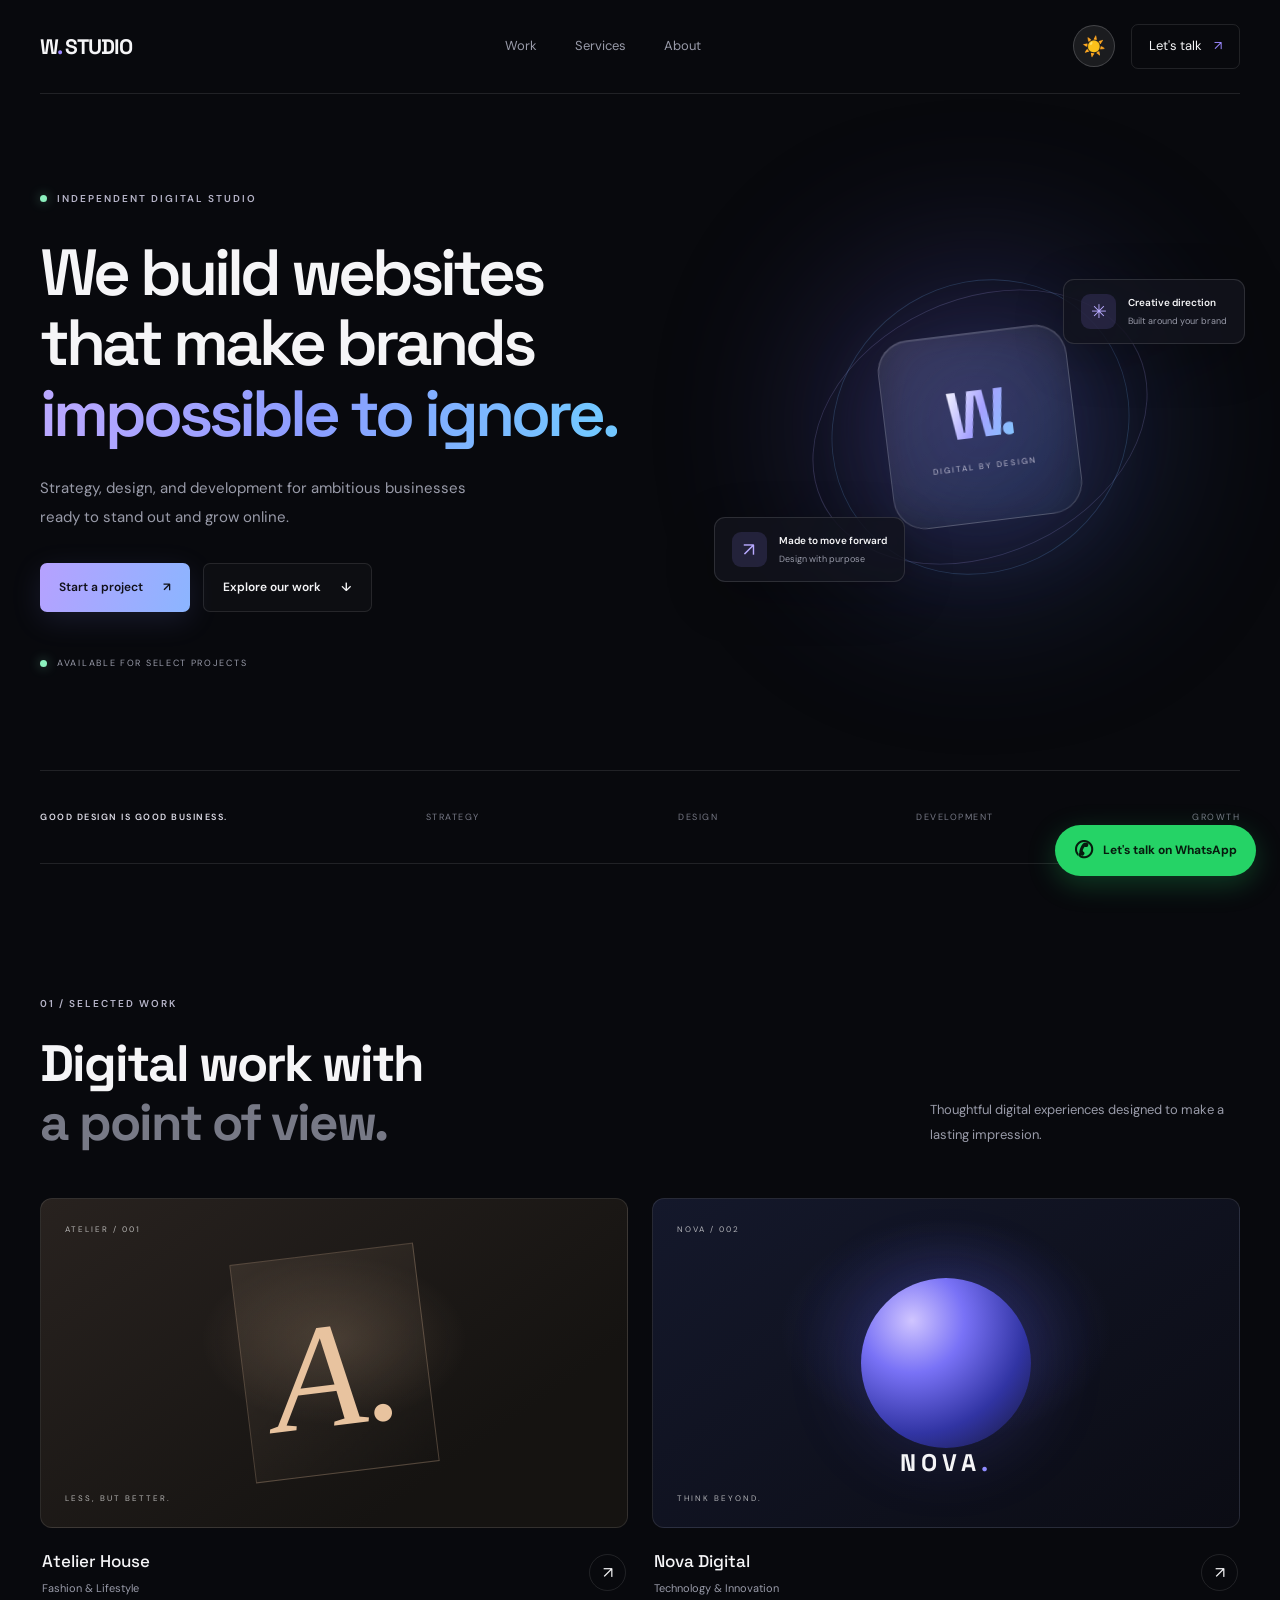
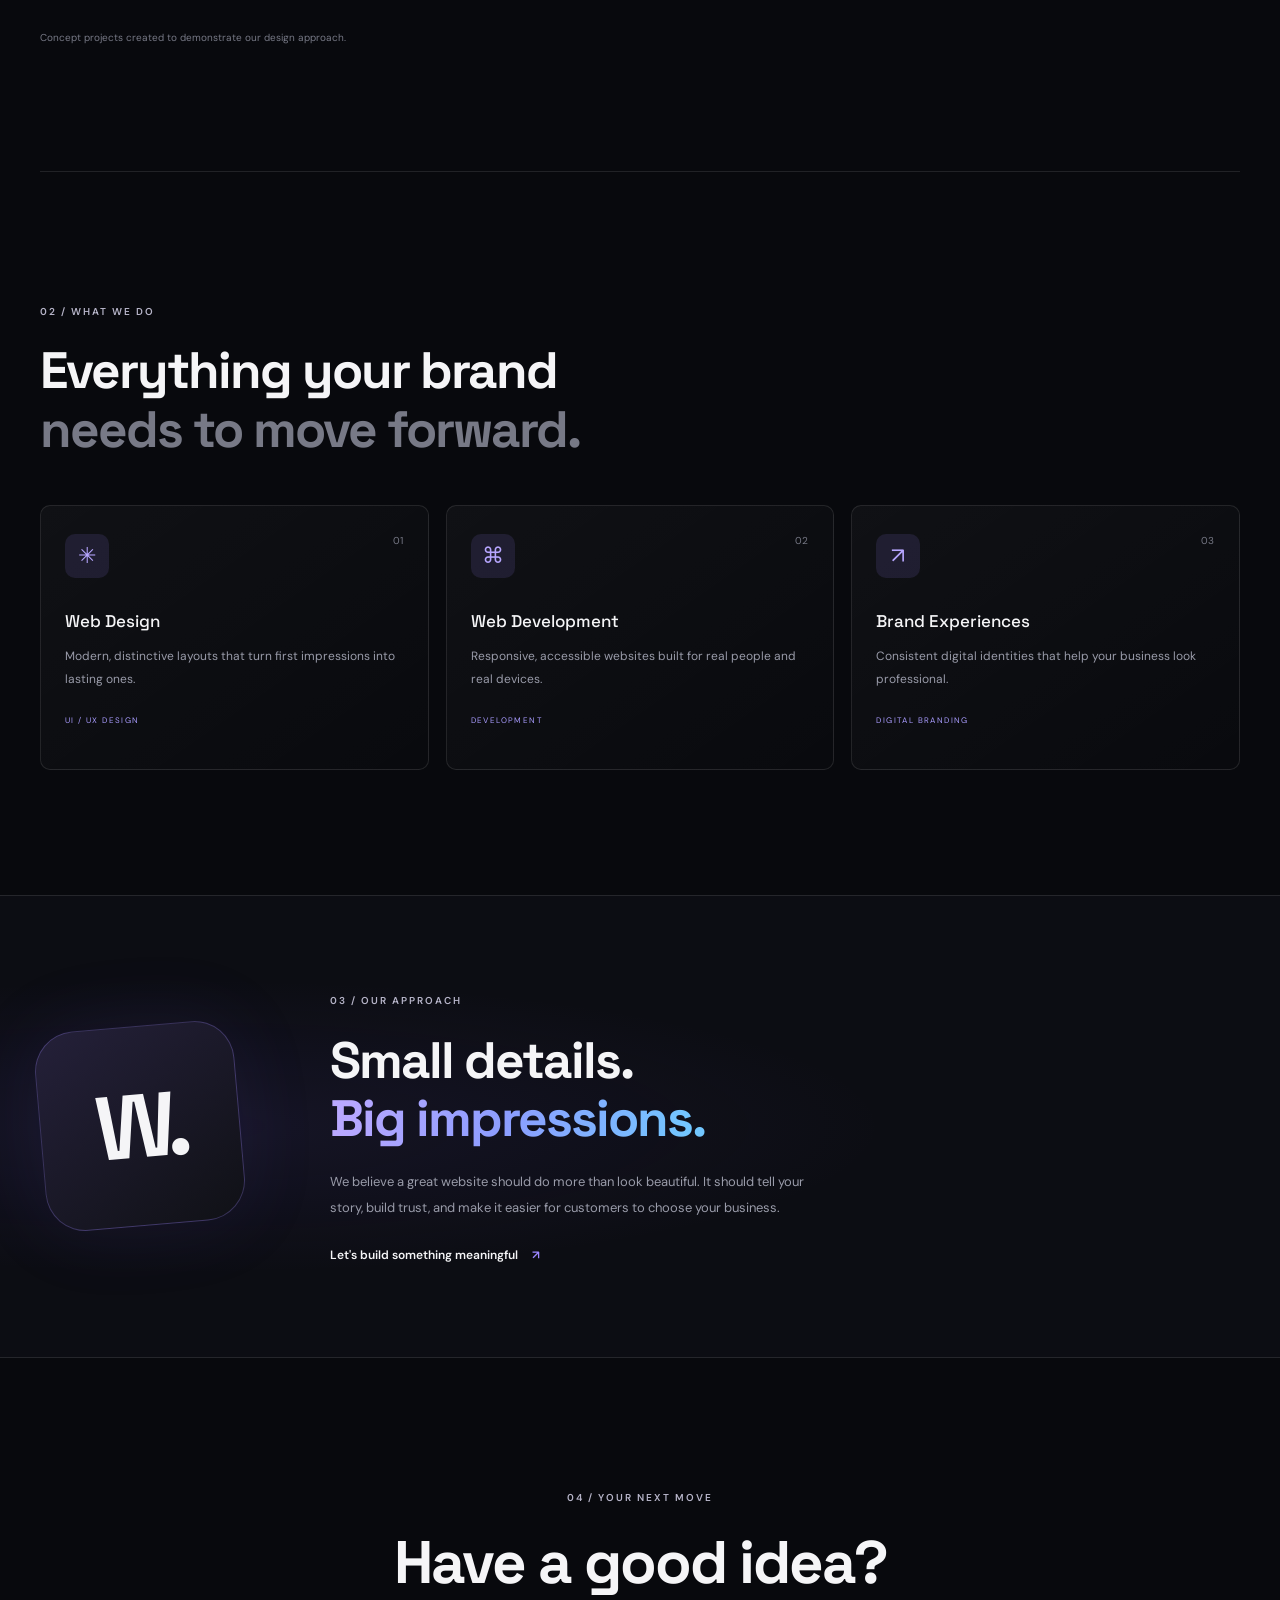
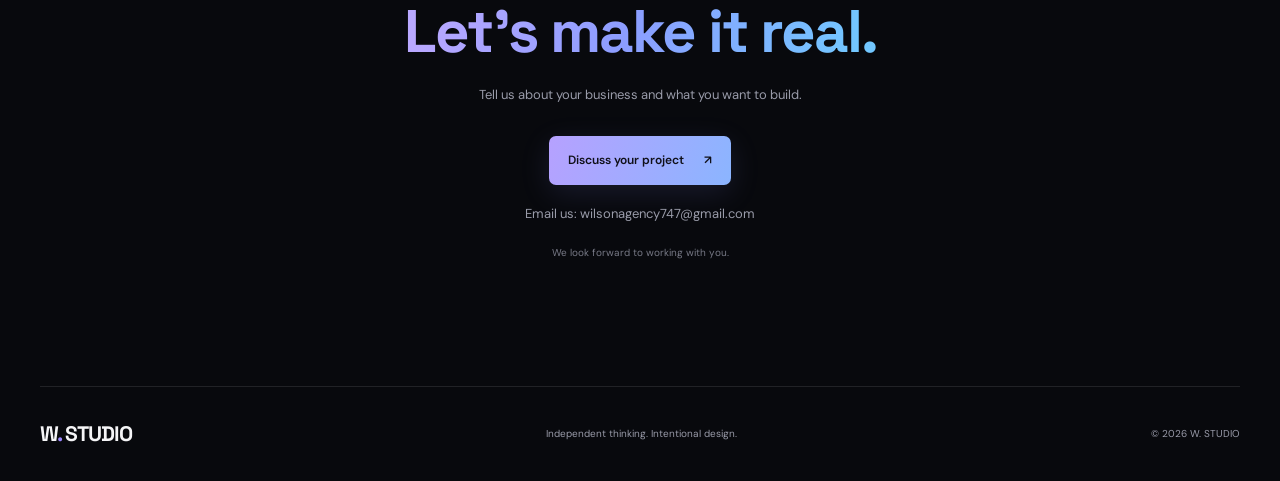
<file: index.html>
<!doctype html>
<html lang="en">
  <head>
    <meta charset="UTF-8" />
    <meta name="viewport" content="width=device-width, initial-scale=1.0" />

    <title>WILSON STUDIO — Digital Experiences</title>

    <meta property="og:type" content="website" />
    <meta property="og:title" content="WILSON STUDIO — Digital Experiences" />
    <meta
      property="og:description"
      content="We build premium websites that help ambitious businesses grow, stand out, and win more customers."
    />
    <meta property="og:url" content="https://wilson-agency.vercel.app/" />
    <meta
      property="og:image"
      content="https://wilson-agency.vercel.app/share-preview.png"
    />
    <meta property="og:image:alt" content="WILSON STUDIO website preview" />
    <meta name="twitter:card" content="summary_large_image" />

    <meta
      name="description"
      content="We build premium websites that help ambitious businesses grow, stand out, and win more customers."
    />

    <meta name="theme-color" content="#08090d" />

    <link rel="preconnect" href="https://fonts.googleapis.com" />
    <link rel="preconnect" href="https://fonts.gstatic.com" crossorigin />

    <link
      href="https://fonts.googleapis.com/css2?family=DM+Sans:wght@400;500;600;700&family=Space+Grotesk:wght@400;500;600;700&display=swap"
      rel="stylesheet"
    />

    <link rel="stylesheet" href="style.css" />
  </head>

  <body>
    <header class="site-header">
      <a href="#" class="logo">W<span>.</span> STUDIO</a>

      <nav class="navigation">
        <a href="#work">Work</a>
        <a href="#services">Services</a>
        <a href="#about">About</a>
      </nav>

      <div class="header-actions">
        <button
          class="theme-toggle"
          id="themeToggle"
          type="button"
          aria-label="Switch to light theme"
          title="Switch theme"
        >
          ☀️
        </button>

        <a href="#contact" class="header-cta"> Let's talk <span>↗</span> </a>
      </div>
    </header>

    <main>
      <section class="hero">
        <div class="hero-content">
          <div class="eyebrow">
            <span class="status-dot"></span>
            INDEPENDENT DIGITAL STUDIO
          </div>

          <h1>
            We build websites<br />
            that make brands<br />
            <span class="gradient-text">impossible to ignore.</span>
          </h1>

          <p class="hero-description">
            Strategy, design, and development for ambitious businesses ready to
            stand out and grow online.
          </p>

          <div class="hero-actions">
            <a href="#contact" class="button button-primary">
              Start a project <span>↗</span>
            </a>

            <a href="#work" class="button button-secondary">
              Explore our work <span>↓</span>
            </a>
          </div>

          <div class="hero-note">
            <span class="status-dot"></span>
            AVAILABLE FOR SELECT PROJECTS
          </div>
        </div>

        <div class="hero-visual">
          <div class="visual-glow"></div>

          <div class="orbit orbit-one"></div>
          <div class="orbit orbit-two"></div>

          <div class="visual-center">
            <span class="center-symbol">W.</span>
            <span class="center-label">DIGITAL BY DESIGN</span>
          </div>

          <div class="floating-card card-top">
            <span class="card-icon">✳</span>
            <div>
              <strong>Creative direction</strong>
              <small>Built around your brand</small>
            </div>
          </div>

          <div class="floating-card card-bottom">
            <span class="card-icon">↗</span>
            <div>
              <strong>Made to move forward</strong>
              <small>Design with purpose</small>
            </div>
          </div>
        </div>
      </section>

      <section class="trust-strip">
        <p>GOOD DESIGN IS GOOD BUSINESS.</p>
        <span>STRATEGY</span>
        <span>DESIGN</span>
        <span>DEVELOPMENT</span>
        <span>GROWTH</span>
      </section>

      <section class="section" id="work">
        <div class="section-heading">
          <div>
            <span class="eyebrow">01 / SELECTED WORK</span>
            <h2>
              Digital work with<br />
              <span class="muted">a point of view.</span>
            </h2>
          </div>

          <p>
            Thoughtful digital experiences designed to make a lasting
            impression.
          </p>
        </div>

        <div class="project-grid">
          <a href="atelier-house.html" class="project-card project-fashion">
            <div class="project-art fashion-art">
              <span class="art-caption">ATELIER / 001</span>
              <div class="fashion-shape">A.</div>
              <span class="art-bottom">LESS, BUT BETTER.</span>
            </div>

            <div class="project-info">
              <div>
                <h3>Atelier House</h3>
                <p>Fashion & Lifestyle</p>
              </div>
              <span class="project-arrow">↗</span>
            </div>
          </a>

          <a href="nova-digital.html" class="project-card project-tech">
            <div class="project-art tech-art">
              <span class="art-caption">NOVA / 002</span>
              <div class="tech-orb"></div>
              <span class="tech-word">NOVA<span>.</span></span>
              <span class="art-bottom">THINK BEYOND.</span>
            </div>

            <div class="project-info">
              <div>
                <h3>Nova Digital</h3>
                <p>Technology & Innovation</p>
              </div>
              <span class="project-arrow">↗</span>
            </div>
          </a>
        </div>

        <p class="portfolio-disclaimer">
          Concept projects created to demonstrate our design approach.
        </p>
      </section>

      <section class="section services-section" id="services">
        <div class="section-heading">
          <div>
            <span class="eyebrow">02 / WHAT WE DO</span>
            <h2>
              Everything your brand<br />
              <span class="muted">needs to move forward.</span>
            </h2>
          </div>
        </div>

        <div class="services-grid">
          <article class="service-card">
            <span class="service-number">01</span>
            <span class="service-icon">✳</span>
            <h3>Web Design</h3>
            <p>
              Modern, distinctive layouts that turn first impressions into
              lasting ones.
            </p>
            <span class="service-tag">UI / UX DESIGN</span>
          </article>

          <article class="service-card">
            <span class="service-number">02</span>
            <span class="service-icon">⌘</span>
            <h3>Web Development</h3>
            <p>
              Responsive, accessible websites built for real people and real
              devices.
            </p>
            <span class="service-tag">DEVELOPMENT</span>
          </article>

          <article class="service-card">
            <span class="service-number">03</span>
            <span class="service-icon">↗</span>
            <h3>Brand Experiences</h3>
            <p>
              Consistent digital identities that help your business look
              professional.
            </p>
            <span class="service-tag">DIGITAL BRANDING</span>
          </article>
        </div>
      </section>

      <section class="about-section" id="about">
        <div class="about-mark">W.</div>

        <div class="about-content">
          <span class="eyebrow">03 / OUR APPROACH</span>
          <h2>
            Small details.<br />
            <span class="gradient-text">Big impressions.</span>
          </h2>
          <p>
            We believe a great website should do more than look beautiful. It
            should tell your story, build trust, and make it easier for
            customers to choose your business.
          </p>
          <a href="#contact" class="text-link"
            >Let's build something meaningful <span>↗</span></a
          >
        </div>
      </section>

      <section class="contact-section" id="contact">
        <span class="eyebrow">04 / YOUR NEXT MOVE</span>
        <h2>
          Have a good idea?<br /><span class="gradient-text"
            >Let's make it real.</span
          >
        </h2>
        <p>Tell us about your business and what you want to build.</p>

        <a
          href="https://mail.google.com/mail/?view=cm&fs=1&to=wilsonagency747@gmail.com&su=Website%20Project%20Enquiry"
          class="button button-primary"
          target="_blank"
          rel="noopener noreferrer"
        >
          Discuss your project <span>↗</span>
        </a>

        <p class="contact-email">
          Email us:
          <a
            href="https://mail.google.com/mail/?view=cm&fs=1&to=wilsonagency747@gmail.com"
            target="_blank"
            rel="noopener noreferrer"
          >
            wilsonagency747@gmail.com
          </a>
        </p>

        <small>We look forward to working with you.</small>
      </section>
    </main>

    <footer class="site-footer">
      <a href="#" class="logo">W<span>.</span> STUDIO</a>
      <p>Independent thinking. Intentional design.</p>
      <span>© <span id="year">2026</span> W. STUDIO</span>
    </footer>

    <script>
      document.getElementById("year").textContent = new Date().getFullYear();
    </script>

    <script>
      const themeToggle = document.getElementById("themeToggle");

      // Load the visitor's saved theme
      const savedTheme = localStorage.getItem("wstudio-theme");

      if (savedTheme === "light") {
        document.body.classList.add("light-theme");
        themeToggle.textContent = "🌙";
        themeToggle.setAttribute("aria-label", "Switch to dark theme");
      }

      // Switch between light and dark themes
      themeToggle.addEventListener("click", function () {
        document.body.classList.toggle("light-theme");

        const isLight = document.body.classList.contains("light-theme");

        themeToggle.textContent = isLight ? "🌙" : "☀️";

        themeToggle.setAttribute(
          "aria-label",
          isLight ? "Switch to dark theme" : "Switch to light theme",
        );

        localStorage.setItem("wstudio-theme", isLight ? "light" : "dark");
      });
    </script>

    <a
      class="whatsapp-button"
      href="https://wa.me/2349118909598?text=Hello%20W.%20STUDIO%2C%20I%20am%20interested%20in%20a%20website%20for%20my%20business."
      target="_blank"
      rel="noopener noreferrer"
      aria-label="Contact W. Studio on WhatsApp"
    >
      <span class="whatsapp-icon">✆</span>
      <span>Let's talk on WhatsApp</span>
    </a>
  </body>
</html>
</file>
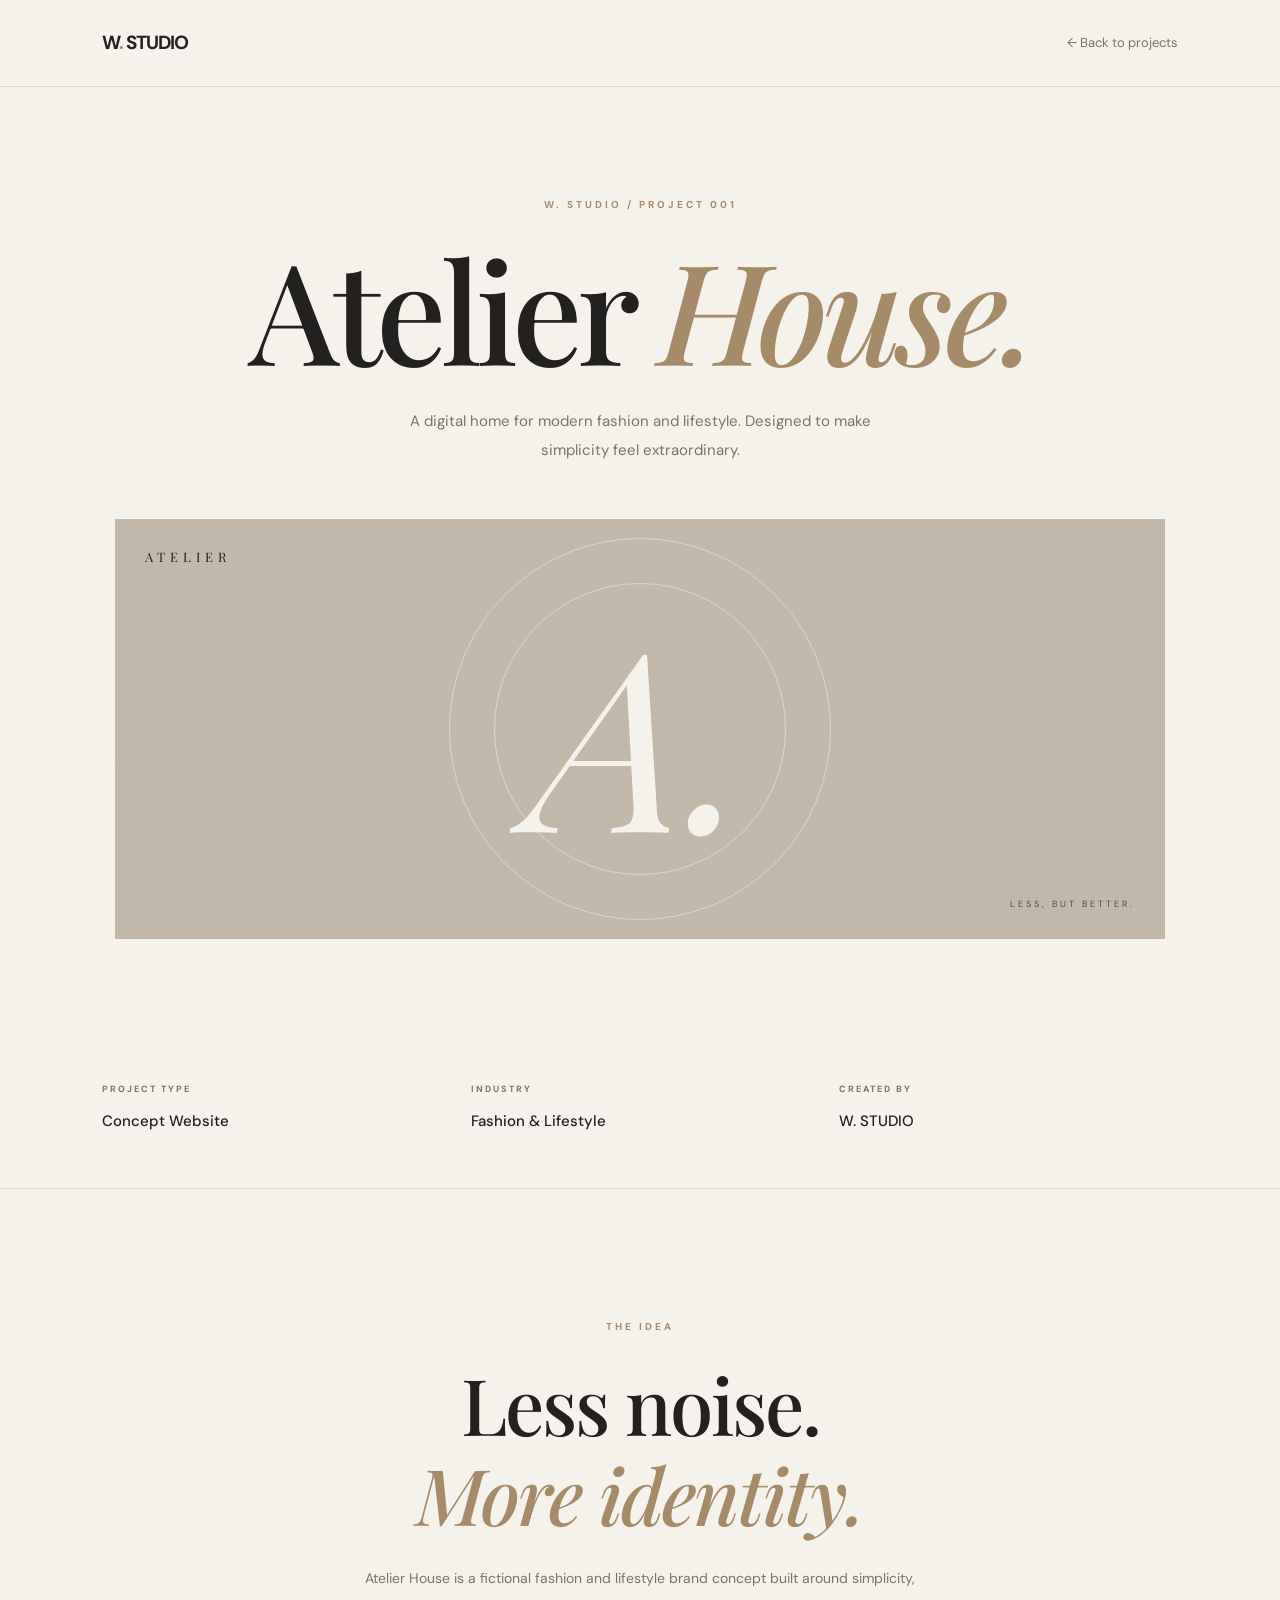
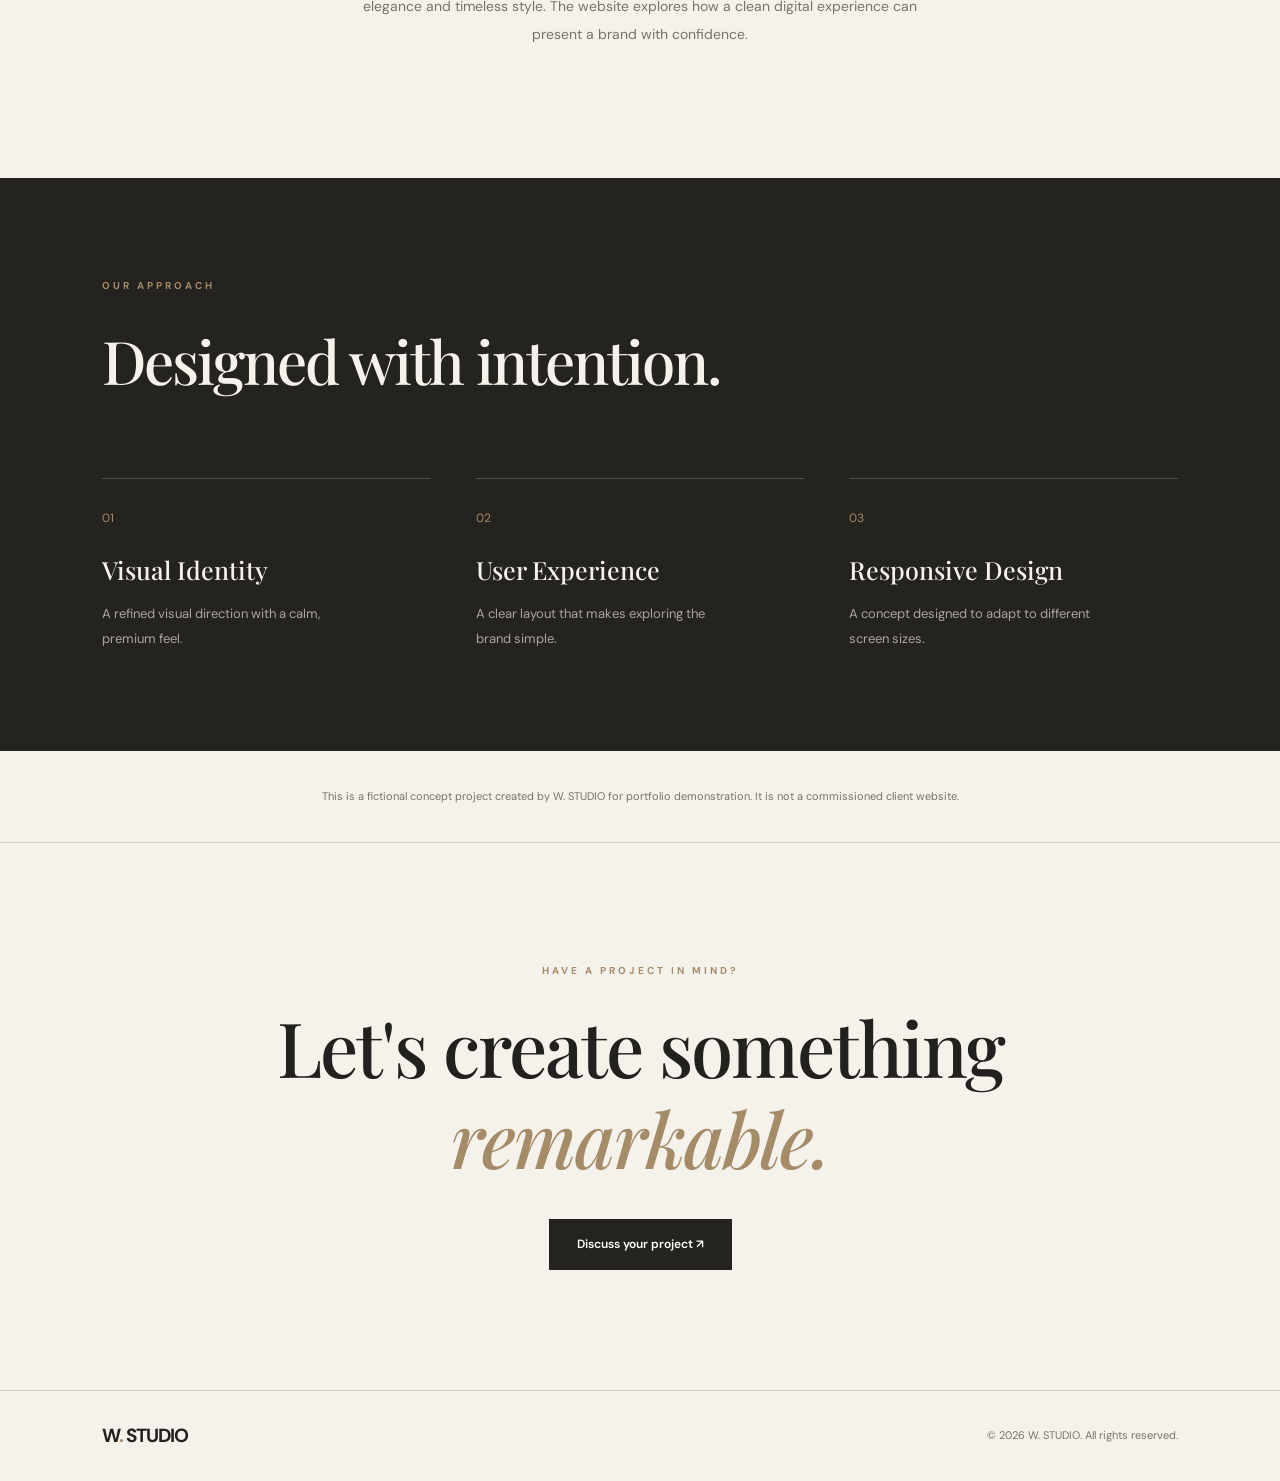
<file: atelier-house.html>
<!doctype html>
<html lang="en">
  <head>
    <meta charset="UTF-8" />
    <meta name="viewport" content="width=device-width, initial-scale=1.0" />

    <title>Atelier House — Fashion & Lifestyle</title>

    <meta
      name="description"
      content="A fashion and lifestyle website concept designed by W. STUDIO."
    />

    <link rel="preconnect" href="https://fonts.googleapis.com" />
    <link rel="preconnect" href="https://fonts.gstatic.com" crossorigin />

    <link
      href="https://fonts.googleapis.com/css2?family=DM+Sans:wght@400;500;600;700&family=Playfair+Display:ital,wght@0,500;0,600;1,500&display=swap"
      rel="stylesheet"
    />

    <link rel="stylesheet" href="atelier-house.css" />
  </head>

  <body>
    <header class="header">
      <a href="index.html" class="logo">W<span>.</span> STUDIO</a>
      <a href="index.html#work" class="back-link">← Back to projects</a>
    </header>

    <main>
      <section class="hero">
        <p class="eyebrow">W. STUDIO / PROJECT 001</p>

        <h1>Atelier <em>House.</em></h1>

        <p class="intro">
          A digital home for modern fashion and lifestyle. Designed to make
          simplicity feel extraordinary.
        </p>

        <div class="hero-art">
          <span>ATELIER</span>
          <div class="hero-symbol">A.</div>
          <small>LESS, BUT BETTER.</small>
        </div>
      </section>

      <section class="details">
        <div>
          <span class="label">PROJECT TYPE</span>
          <h2>Concept Website</h2>
        </div>

        <div>
          <span class="label">INDUSTRY</span>
          <h2>Fashion & Lifestyle</h2>
        </div>

        <div>
          <span class="label">CREATED BY</span>
          <h2>W. STUDIO</h2>
        </div>
      </section>

      <section class="story">
        <p class="eyebrow">THE IDEA</p>
        <h2>Less noise.<br /><em>More identity.</em></h2>

        <p>
          Atelier House is a fictional fashion and lifestyle brand concept built
          around simplicity, elegance and timeless style. The website explores
          how a clean digital experience can present a brand with confidence.
        </p>
      </section>

      <section class="approach">
        <p class="eyebrow">OUR APPROACH</p>
        <h2>Designed with intention.</h2>

        <div class="approach-grid">
          <article>
            <span>01</span>
            <h3>Visual Identity</h3>
            <p>A refined visual direction with a calm, premium feel.</p>
          </article>

          <article>
            <span>02</span>
            <h3>User Experience</h3>
            <p>A clear layout that makes exploring the brand simple.</p>
          </article>

          <article>
            <span>03</span>
            <h3>Responsive Design</h3>
            <p>A concept designed to adapt to different screen sizes.</p>
          </article>
        </div>
      </section>

      <section class="disclaimer">
        <p>
          This is a fictional concept project created by W. STUDIO for portfolio
          demonstration. It is not a commissioned client website.
        </p>
      </section>

      <section class="contact">
        <p class="eyebrow">HAVE A PROJECT IN MIND?</p>
        <h2>Let's create something <em>remarkable.</em></h2>

        <a
          href="https://mail.google.com/mail/?view=cm&fs=1&to=wilsonagency747@gmail.com&su=Website%20Project%20Enquiry"
          target="_blank"
          rel="noopener noreferrer"
          class="contact-button"
        >
          Discuss your project ↗
        </a>
      </section>
    </main>

    <footer>
      <a href="index.html" class="logo">W<span>.</span> STUDIO</a>
      <p>© <span id="year"></span> W. STUDIO. All rights reserved.</p>
    </footer>

    <script>
      document.getElementById("year").textContent = new Date().getFullYear();
    </script>
  </body>
</html>
</file>
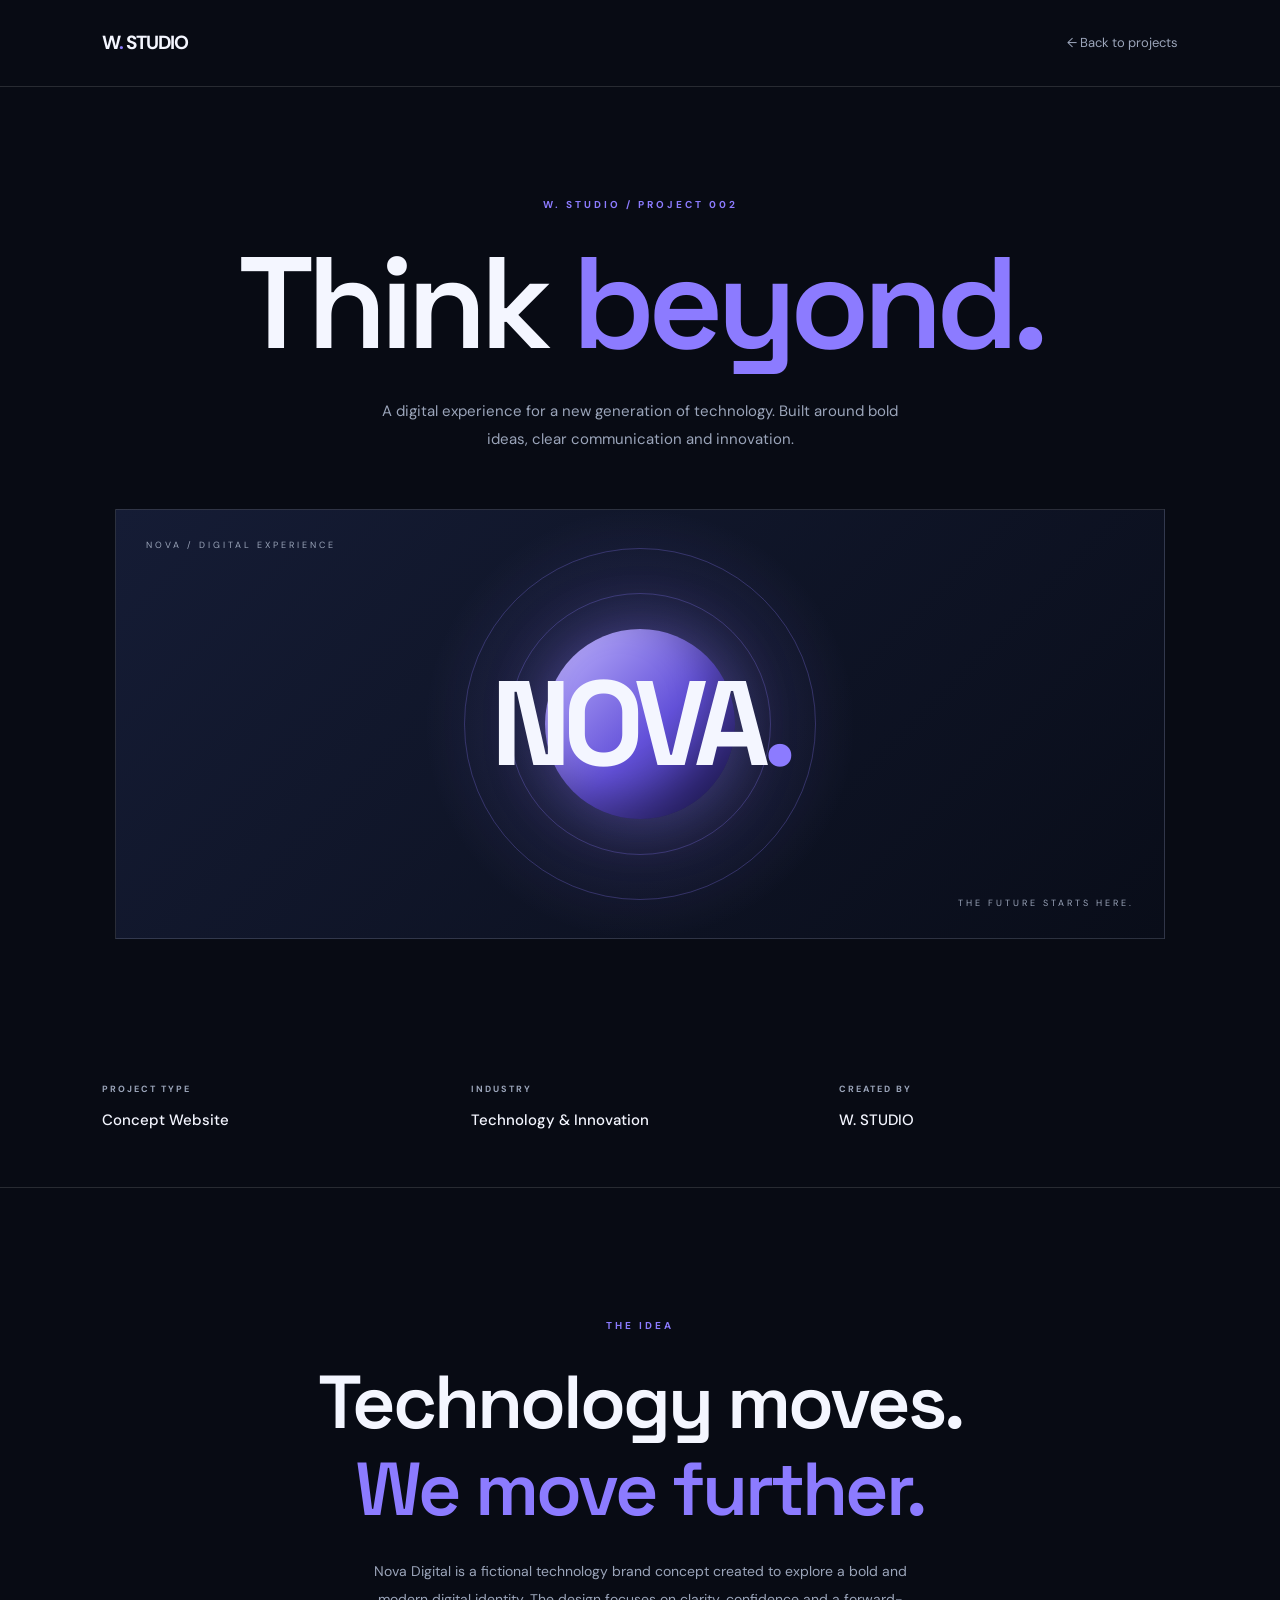
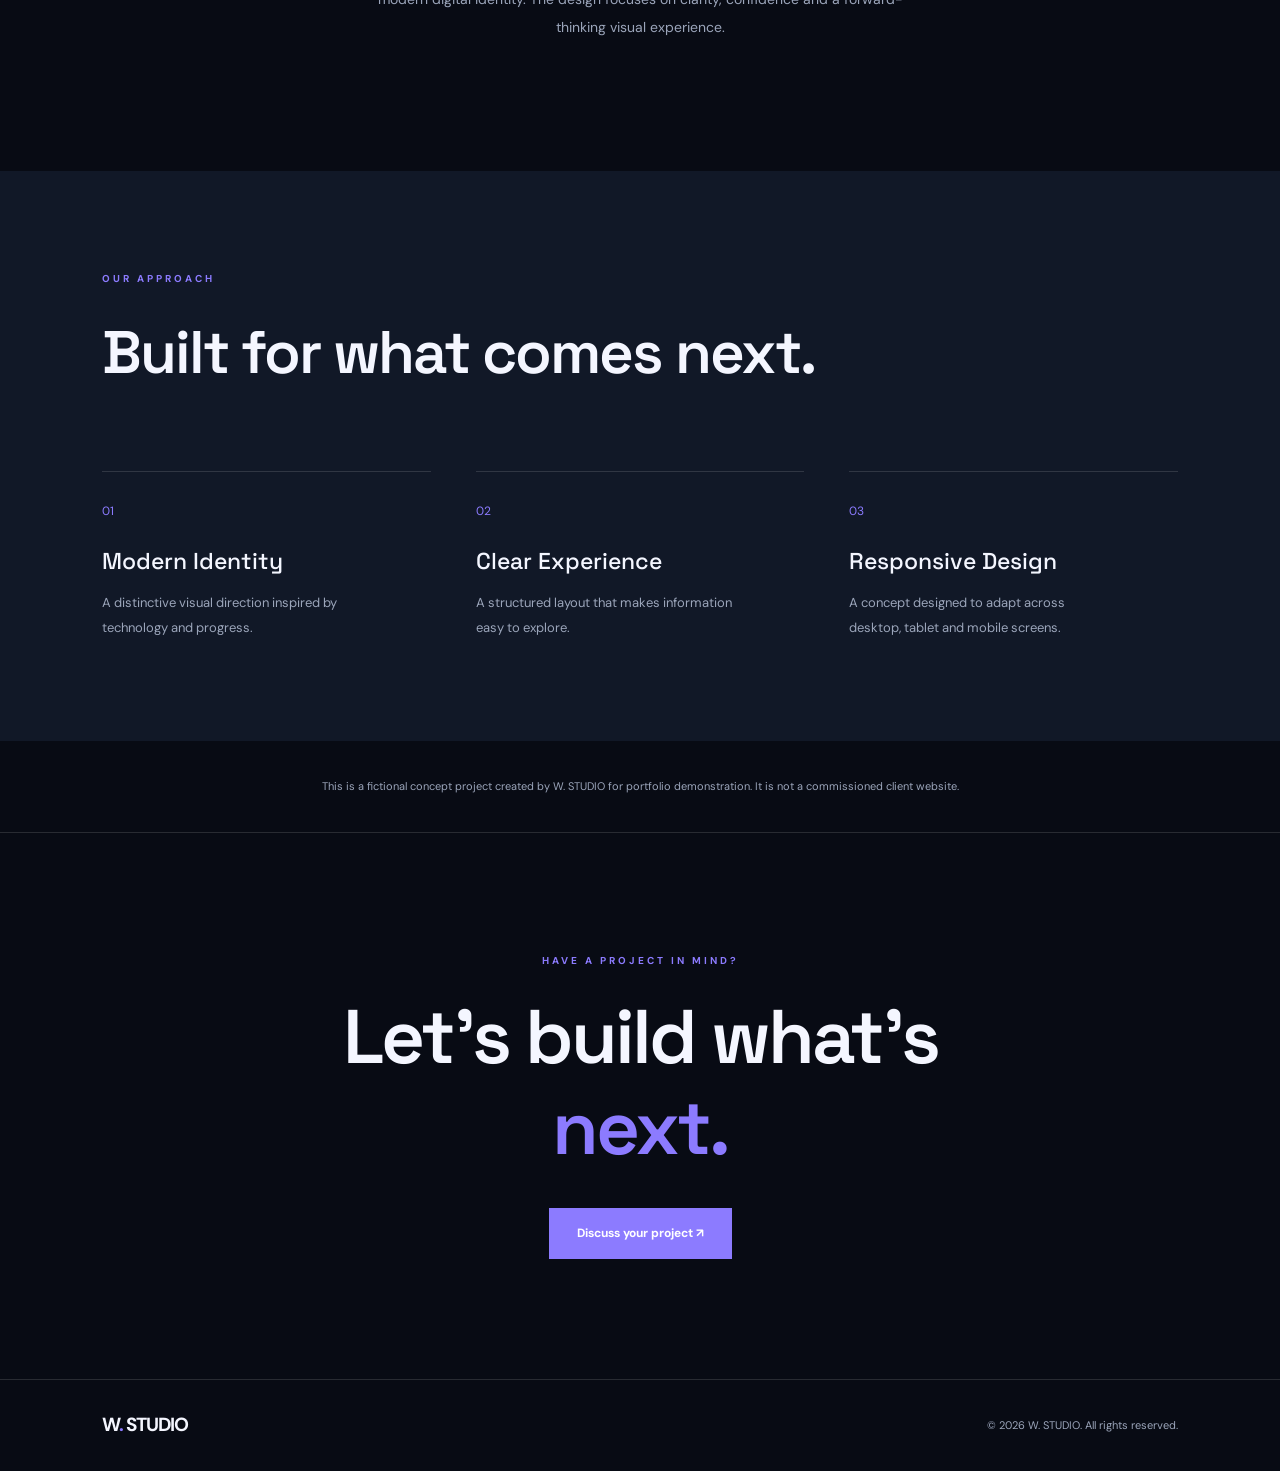
<file: nova-digital.html>
<!doctype html>
<html lang="en">
  <head>
    <meta charset="UTF-8" />
    <meta name="viewport" content="width=device-width, initial-scale=1.0" />

    <title>Nova Digital — Technology & Innovation</title>

    <meta
      name="description"
      content="A technology and innovation website concept designed by W. STUDIO."
    />

    <link rel="preconnect" href="https://fonts.googleapis.com" />
    <link rel="preconnect" href="https://fonts.gstatic.com" crossorigin />

    <link
      href="https://fonts.googleapis.com/css2?family=DM+Sans:wght@400;500;600;700&family=Space+Grotesk:wght@400;500;600;700&display=swap"
      rel="stylesheet"
    />

    <link rel="stylesheet" href="nova-digital.css" />
  </head>

  <body>
    <header class="header">
      <a href="index.html" class="logo">W<span>.</span> STUDIO</a>
      <a href="index.html#work" class="back-link">← Back to projects</a>
    </header>

    <main>
      <section class="hero">
        <p class="eyebrow">W. STUDIO / PROJECT 002</p>

        <h1>Think <span>beyond.</span></h1>

        <p class="intro">
          A digital experience for a new generation of technology. Built around
          bold ideas, clear communication and innovation.
        </p>

        <div class="hero-art">
          <span class="art-label">NOVA / DIGITAL EXPERIENCE</span>
          <div class="orb"></div>
          <h2>NOVA<span>.</span></h2>
          <small>THE FUTURE STARTS HERE.</small>
        </div>
      </section>

      <section class="details">
        <div>
          <span class="label">PROJECT TYPE</span>
          <h2>Concept Website</h2>
        </div>

        <div>
          <span class="label">INDUSTRY</span>
          <h2>Technology & Innovation</h2>
        </div>

        <div>
          <span class="label">CREATED BY</span>
          <h2>W. STUDIO</h2>
        </div>
      </section>

      <section class="story">
        <p class="eyebrow">THE IDEA</p>

        <h2>Technology moves.<br /><span>We move further.</span></h2>

        <p>
          Nova Digital is a fictional technology brand concept created to
          explore a bold and modern digital identity. The design focuses on
          clarity, confidence and a forward-thinking visual experience.
        </p>
      </section>

      <section class="approach">
        <p class="eyebrow">OUR APPROACH</p>

        <h2>Built for what comes next.</h2>

        <div class="approach-grid">
          <article>
            <span>01</span>
            <h3>Modern Identity</h3>
            <p>
              A distinctive visual direction inspired by technology and
              progress.
            </p>
          </article>

          <article>
            <span>02</span>
            <h3>Clear Experience</h3>
            <p>A structured layout that makes information easy to explore.</p>
          </article>

          <article>
            <span>03</span>
            <h3>Responsive Design</h3>
            <p>
              A concept designed to adapt across desktop, tablet and mobile
              screens.
            </p>
          </article>
        </div>
      </section>

      <section class="disclaimer">
        <p>
          This is a fictional concept project created by W. STUDIO for portfolio
          demonstration. It is not a commissioned client website.
        </p>
      </section>

      <section class="contact">
        <p class="eyebrow">HAVE A PROJECT IN MIND?</p>

        <h2>Let's build what's <span>next.</span></h2>

        <a
          href="https://mail.google.com/mail/?view=cm&fs=1&to=wilsonagency747@gmail.com&su=Website%20Project%20Enquiry"
          target="_blank"
          rel="noopener noreferrer"
          class="contact-button"
        >
          Discuss your project ↗
        </a>
      </section>
    </main>

    <footer>
      <a href="index.html" class="logo">W<span>.</span> STUDIO</a>
      <p>© <span id="year"></span> W. STUDIO. All rights reserved.</p>
    </footer>

    <script>
      document.getElementById("year").textContent = new Date().getFullYear();
    </script>
  </body>
</html>
</file>
<file: style.css>
/* ========================================
   W. STUDIO — PREMIUM WEBSITE DESIGN
   ======================================== */

:root {
  --bg: #08090d;
  --surface: #101116;
  --surface-light: #171820;
  --text: #f5f5f7;
  --muted: #999ba9;
  --accent: #9b87ff;
  --blue: #72b8ff;
  --border: rgba(255, 255, 255, 0.1);
  --font: "DM Sans", sans-serif;
  --heading: "Space Grotesk", sans-serif;
}

* {
  margin: 0;
  padding: 0;
  box-sizing: border-box;
}

html {
  scroll-behavior: smooth;
  scroll-padding-top: 100px;
}

body {
  background: var(--bg);
  color: var(--text);
  font-family: var(--font);
  line-height: 1.6;
  overflow-x: hidden;
  -webkit-font-smoothing: antialiased;
}

a {
  color: inherit;
  text-decoration: none;
}

button,
a {
  -webkit-tap-highlight-color: transparent;
}

::selection {
  background: #9b87ff;
  color: #08090d;
}

/* HEADER */

.site-header {
  width: min(1200px, calc(100% - 64px));
  margin: 0 auto;
  min-height: 94px;
  display: flex;
  align-items: center;
  justify-content: space-between;
  gap: 28px;
  border-bottom: 1px solid var(--border);
}

.logo {
  font-family: var(--heading);
  font-size: 21px;
  font-weight: 700;
  letter-spacing: -1px;
  white-space: nowrap;
}

.logo span {
  color: var(--accent);
}

.navigation {
  display: flex;
  align-items: center;
  gap: 38px;
}

.navigation a {
  color: var(--muted);
  font-size: 13px;
  transition: color 0.25s ease;
}

.navigation a:hover {
  color: white;
}

.header-cta {
  border: 1px solid var(--border);
  padding: 11px 17px;
  border-radius: 7px;
  font-size: 13px;
  transition:
    background 0.25s,
    border-color 0.25s;
}

.header-cta:hover {
  background: var(--surface-light);
  border-color: var(--accent);
}

.header-cta span {
  margin-left: 9px;
  color: var(--accent);
}

/* HERO */

.hero {
  width: min(1200px, calc(100% - 64px));
  margin: 0 auto;
  min-height: 650px;
  display: grid;
  grid-template-columns: 1.12fr 0.88fr;
  align-items: center;
  gap: 20px;
  padding: 90px 0 100px;
}

.hero-content {
  position: relative;
  z-index: 2;
  animation: rise 0.8s ease both;
}

.eyebrow {
  display: inline-flex;
  align-items: center;
  gap: 10px;
  font-size: 10px;
  letter-spacing: 2px;
  font-weight: 600;
  color: #b7b5c9;
}

.status-dot {
  width: 7px;
  height: 7px;
  display: inline-block;
  border-radius: 50%;
  background: #8cf0be;
  box-shadow: 0 0 12px rgba(140, 240, 190, 0.45);
}

.hero h1 {
  margin-top: 28px;
  font-family: var(--heading);
  font-size: clamp(43px, 5.1vw, 70px);
  line-height: 1.08;
  letter-spacing: -4px;
  font-weight: 600;
}

.gradient-text {
  background: linear-gradient(105deg, #b9a8ff 5%, #8c9dff 47%, #72c7ff 95%);
  -webkit-background-clip: text;
  background-clip: text;
  color: transparent;
}

.hero-description {
  max-width: 455px;
  margin-top: 25px;
  color: var(--muted);
  font-size: 15px;
  line-height: 1.9;
}

.hero-actions {
  display: flex;
  flex-wrap: wrap;
  align-items: center;
  gap: 13px;
  margin-top: 32px;
}

.button {
  min-height: 49px;
  padding: 13px 19px;
  display: inline-flex;
  justify-content: center;
  align-items: center;
  gap: 20px;
  border-radius: 7px;
  font-size: 12px;
  font-weight: 600;
  transition:
    transform 0.25s,
    box-shadow 0.25s,
    background 0.25s;
}

.button:hover {
  transform: translateY(-3px);
}

.button-primary {
  background: linear-gradient(110deg, #b6a1ff, #8bb5ff);
  color: #101019;
  box-shadow: 0 8px 30px rgba(139, 145, 255, 0.13);
}

.button-primary:hover {
  box-shadow: 0 10px 35px rgba(139, 145, 255, 0.3);
}

.button-secondary {
  background: rgba(255, 255, 255, 0.025);
  border: 1px solid var(--border);
}

.button-secondary:hover {
  background: var(--surface-light);
}

.hero-note {
  display: flex;
  align-items: center;
  gap: 10px;
  margin-top: 44px;
  font-size: 9px;
  letter-spacing: 1.7px;
  color: var(--muted);
}

/* HERO VISUAL */

.hero-visual {
  position: relative;
  min-height: 420px;
  display: grid;
  place-items: center;
  isolation: isolate;
  animation: rise 1s 0.15s ease both;
}

.visual-glow {
  position: absolute;
  width: 310px;
  height: 310px;
  border-radius: 50%;
  background: linear-gradient(135deg, #5941a8, #234f86);
  filter: blur(90px);
  opacity: 0.43;
  z-index: -1;
}

.orbit {
  position: absolute;
  border: 1px solid rgba(180, 168, 255, 0.2);
  border-radius: 50%;
}

.orbit-one {
  width: 350px;
  height: 350px;
  transform: rotate(-25deg) scaleY(0.73);
}

.orbit-two {
  width: 285px;
  height: 400px;
  transform: rotate(48deg) scaleY(0.77);
  border-color: rgba(114, 184, 255, 0.2);
}

.visual-center {
  width: 190px;
  height: 190px;
  border: 1px solid rgba(255, 255, 255, 0.19);
  border-radius: 32px;
  background: linear-gradient(
    145deg,
    rgba(255, 255, 255, 0.09),
    rgba(255, 255, 255, 0.015)
  );
  backdrop-filter: blur(20px);
  box-shadow:
    0 20px 90px rgba(91, 76, 190, 0.14),
    inset 0 1px 0 rgba(255, 255, 255, 0.12);
  display: flex;
  flex-direction: column;
  align-items: center;
  justify-content: center;
  gap: 12px;
  transform: rotate(-7deg);
}

.center-symbol {
  font-family: var(--heading);
  font-size: 67px;
  line-height: 1;
  font-weight: 700;
  letter-spacing: -6px;
  background: linear-gradient(120deg, white, #a5a1ff, #80c8ff);
  -webkit-background-clip: text;
  background-clip: text;
  color: transparent;
}

.center-label {
  font-size: 8px;
  letter-spacing: 2px;
  color: #c0bed2;
}

.floating-card {
  position: absolute;
  display: flex;
  align-items: center;
  gap: 12px;
  padding: 14px 17px;
  border: 1px solid rgba(255, 255, 255, 0.12);
  border-radius: 11px;
  background: rgba(18, 19, 29, 0.86);
  backdrop-filter: blur(18px);
  box-shadow: 0 14px 50px rgba(0, 0, 0, 0.24);
  animation: float 5s ease-in-out infinite;
}

.card-top {
  top: 62px;
  right: -5px;
}

.card-bottom {
  bottom: 55px;
  left: -7px;
  animation-delay: -2.5s;
}

.card-icon {
  width: 35px;
  height: 35px;
  display: grid;
  place-items: center;
  border-radius: 9px;
  background: rgba(155, 135, 255, 0.14);
  color: #b8aaff;
  font-size: 19px;
}

.floating-card strong,
.floating-card small {
  display: block;
}

.floating-card strong {
  font-size: 10px;
  font-weight: 600;
}

.floating-card small {
  margin-top: 3px;
  color: var(--muted);
  font-size: 9px;
}

/* TRUST STRIP */

.trust-strip {
  width: min(1200px, calc(100% - 64px));
  min-height: 94px;
  margin: 0 auto;
  border-top: 1px solid var(--border);
  border-bottom: 1px solid var(--border);
  display: flex;
  align-items: center;
  justify-content: space-between;
  flex-wrap: wrap;
  gap: 18px;
}

.trust-strip p,
.trust-strip span {
  font-size: 9px;
  letter-spacing: 1.5px;
}

.trust-strip p {
  color: #dddce7;
  font-weight: 600;
}

.trust-strip span {
  color: #777986;
}

/* GENERAL SECTIONS */

.section {
  width: min(1200px, calc(100% - 64px));
  margin: 0 auto;
  padding: 125px 0;
}

.section-heading {
  display: flex;
  align-items: flex-end;
  justify-content: space-between;
  gap: 35px;
  margin-bottom: 45px;
}

.section-heading h2,
.about-content h2,
.contact-section h2 {
  margin-top: 20px;
  font-family: var(--heading);
  font-size: clamp(35px, 4vw, 52px);
  line-height: 1.15;
  letter-spacing: -2px;
}

.muted {
  color: #777986;
}

.section-heading > p {
  max-width: 310px;
  margin-bottom: 5px;
  color: var(--muted);
  font-size: 13px;
  line-height: 1.9;
}

/* PORTFOLIO */

.project-grid {
  display: grid;
  grid-template-columns: repeat(2, minmax(0, 1fr));
  gap: 24px;
}

.project-card {
  min-width: 0;
}

.project-art {
  min-height: 330px;
  position: relative;
  overflow: hidden;
  border: 1px solid var(--border);
  border-radius: 12px;
  display: flex;
  align-items: center;
  justify-content: center;
}

.fashion-art {
  background:
    radial-gradient(
      ellipse at 50% 43%,
      rgba(232, 192, 154, 0.17),
      transparent 32%
    ),
    linear-gradient(145deg, #28221f, #151311 75%);
}

.art-caption,
.art-bottom {
  position: absolute;
  font-size: 8px;
  letter-spacing: 2px;
  color: rgba(255, 255, 255, 0.67);
}

.art-caption {
  top: 24px;
  left: 24px;
}

.art-bottom {
  bottom: 22px;
  left: 24px;
}

.fashion-shape {
  width: 185px;
  height: 220px;
  display: grid;
  place-items: center;
  font-family: Georgia, serif;
  font-size: 150px;
  font-style: italic;
  color: #e8c39f;
  border: 1px solid rgba(232, 195, 159, 0.23);
  background: linear-gradient(145deg, rgba(232, 195, 159, 0.11), transparent);
  transform: rotate(-7deg);
  transition: transform 0.5s ease;
}

.project-card:hover .fashion-shape {
  transform: rotate(0deg) scale(1.04);
}

.tech-art {
  background:
    radial-gradient(
      ellipse at 50% 40%,
      rgba(90, 96, 231, 0.23),
      transparent 40%
    ),
    linear-gradient(145deg, #14182b, #0b0c14);
}

.tech-orb {
  width: 170px;
  height: 170px;
  position: absolute;
  border-radius: 50%;
  background: radial-gradient(
    circle at 30% 25%,
    #d0c5ff,
    #7972f6 30%,
    #3134a3 65%,
    #14152c
  );
  box-shadow: 0 0 75px rgba(100, 102, 255, 0.22);
  transition: transform 0.5s ease;
}

.project-card:hover .tech-orb {
  transform: scale(1.09) rotate(12deg);
}

.tech-word {
  position: relative;
  margin-top: 200px;
  font-family: var(--heading);
  font-size: 24px;
  font-weight: 700;
  letter-spacing: 5px;
}

.tech-word span {
  color: #8f8cff;
}

.project-info {
  display: flex;
  justify-content: space-between;
  align-items: center;
  padding: 20px 2px;
}

.project-info h3 {
  font-family: var(--heading);
  font-size: 17px;
  font-weight: 500;
}

.project-info p {
  margin-top: 5px;
  color: var(--muted);
  font-size: 11px;
}

.project-arrow {
  width: 37px;
  height: 37px;
  display: grid;
  place-items: center;
  border: 1px solid var(--border);
  border-radius: 50%;
  transition:
    background 0.25s,
    color 0.25s;
}

.project-card:hover .project-arrow {
  background: var(--text);
  color: var(--bg);
}

.portfolio-disclaimer {
  margin-top: 12px;
  color: #777986;
  font-size: 10px;
}

/* SERVICES */

.services-section {
  border-top: 1px solid var(--border);
}

.services-grid {
  display: grid;
  grid-template-columns: repeat(3, minmax(0, 1fr));
  gap: 17px;
}

.service-card {
  min-height: 265px;
  position: relative;
  padding: 28px 24px;
  border: 1px solid var(--border);
  border-radius: 10px;
  background: linear-gradient(
    145deg,
    rgba(255, 255, 255, 0.035),
    rgba(255, 255, 255, 0.008)
  );
  transition:
    transform 0.3s,
    border-color 0.3s;
}

.service-card:hover {
  transform: translateY(-5px);
  border-color: rgba(155, 135, 255, 0.45);
}

.service-number {
  position: absolute;
  top: 27px;
  right: 25px;
  font-size: 10px;
  color: #777986;
}

.service-icon {
  width: 44px;
  height: 44px;
  display: grid;
  place-items: center;
  border-radius: 10px;
  background: rgba(155, 135, 255, 0.12);
  color: #b7a6ff;
  font-size: 22px;
}

.service-card h3 {
  margin-top: 30px;
  font-family: var(--heading);
  font-size: 17px;
  font-weight: 500;
}

.service-card p {
  margin-top: 10px;
  color: var(--muted);
  font-size: 12px;
  line-height: 1.9;
}

.service-tag {
  display: inline-block;
  margin-top: 23px;
  font-size: 8px;
  letter-spacing: 1.4px;
  color: #a99cff;
}

/* ABOUT */

.about-section {
  position: relative;
  overflow: hidden;
  min-height: 440px;
  padding: 90px max(32px, calc((100% - 1200px) / 2));
  border-top: 1px solid var(--border);
  border-bottom: 1px solid var(--border);
  background:
    radial-gradient(
      ellipse at 15% 50%,
      rgba(88, 71, 171, 0.13),
      transparent 45%
    ),
    #0c0d13;
  display: flex;
  align-items: center;
  gap: 90px;
}

.about-mark {
  flex-shrink: 0;
  width: 200px;
  height: 200px;
  display: grid;
  place-items: center;
  border: 1px solid rgba(155, 135, 255, 0.27);
  border-radius: 40px;
  font-family: var(--heading);
  font-size: 90px;
  font-weight: 700;
  letter-spacing: -8px;
  background: linear-gradient(145deg, #242039, #101116);
  box-shadow: 0 0 80px rgba(91, 76, 190, 0.11);
  transform: rotate(-5deg);
}

.about-content {
  max-width: 600px;
}

.about-content > p {
  max-width: 500px;
  margin-top: 20px;
  color: var(--muted);
  font-size: 13px;
  line-height: 2;
}

.text-link {
  display: inline-flex;
  align-items: center;
  gap: 14px;
  margin-top: 25px;
  font-size: 12px;
  font-weight: 600;
}

.text-link span {
  color: var(--accent);
}

/* CONTACT */

.contact-section {
  width: min(1200px, calc(100% - 64px));
  margin: 0 auto;
  padding: 125px 20px;
  text-align: center;
}

.contact-section h2 {
  font-size: clamp(39px, 5vw, 60px);
}

.contact-section > p {
  margin-top: 19px;
  color: var(--muted);
  font-size: 13px;
}

.contact-section .button {
  margin-top: 30px;
}

.contact-section > small {
  display: block;
  margin-top: 20px;
  color: #777986;
  font-size: 10px;
}

/* FOOTER */

.site-footer {
  width: min(1200px, calc(100% - 64px));
  min-height: 95px;
  margin: 0 auto;
  border-top: 1px solid var(--border);
  display: flex;
  align-items: center;
  justify-content: space-between;
  gap: 20px;
}

.site-footer > p,
.site-footer > span {
  color: var(--muted);
  font-size: 10px;
}

/* ANIMATIONS */

@keyframes rise {
  from {
    opacity: 0;
    transform: translateY(22px);
  }

  to {
    opacity: 1;
    transform: translateY(0);
  }
}

@keyframes float {
  0%,
  100% {
    transform: translateY(0);
  }

  50% {
    transform: translateY(-9px);
  }
}

/* TABLETS */

@media (max-width: 900px) {
  .hero {
    grid-template-columns: 1fr;
    padding-top: 75px;
    gap: 5px;
  }

  .hero-visual {
    min-height: 390px;
  }

  .hero h1 {
    font-size: clamp(45px, 8vw, 67px);
  }

  .about-section {
    gap: 40px;
  }

  .about-mark {
    width: 150px;
    height: 150px;
    font-size: 68px;
  }

  .trust-strip {
    justify-content: center;
    padding: 25px 0;
  }

  .trust-strip p {
    width: 100%;
    text-align: center;
  }
}

/* PHONES */

@media (max-width: 600px) {
  .site-header,
  .hero,
  .trust-strip,
  .section,
  .contact-section,
  .site-footer {
    width: calc(100% - 36px);
  }

  .site-header {
    min-height: 76px;
    gap: 10px;
  }

  .logo {
    font-size: 17px;
  }

  .navigation {
    gap: 13px;
  }

  .navigation a {
    font-size: 10px;
  }

  .header-cta {
    padding: 9px 10px;
    font-size: 10px;
  }

  .header-cta span {
    margin-left: 3px;
  }

  .hero {
    padding: 65px 0 60px;
  }

  .hero h1 {
    font-size: clamp(39px, 10vw, 53px);
    letter-spacing: -2.6px;
  }

  .hero-description {
    font-size: 13px;
  }

  .hero-actions {
    align-items: stretch;
  }

  .button {
    gap: 12px;
    padding: 12px 14px;
    font-size: 11px;
  }

  .hero-note {
    font-size: 8px;
  }

  .hero-visual {
    min-height: 330px;
    margin-top: 10px;
  }

  .visual-center {
    width: 150px;
    height: 150px;
    border-radius: 25px;
  }

  .center-symbol {
    font-size: 53px;
  }

  .orbit-one {
    width: 280px;
    height: 280px;
  }

  .orbit-two {
    width: 230px;
    height: 320px;
  }

  .visual-glow {
    width: 230px;
    height: 230px;
  }

  .floating-card {
    padding: 10px;
    gap: 8px;
  }

  .card-top {
    top: 24px;
    right: -3px;
  }

  .card-bottom {
    bottom: 24px;
    left: -3px;
  }

  .floating-card strong {
    font-size: 9px;
  }

  .floating-card small {
    font-size: 8px;
  }

  .card-icon {
    width: 29px;
    height: 29px;
    font-size: 16px;
  }

  .trust-strip {
    gap: 18px;
  }

  .trust-strip p {
    font-size: 8px;
  }

  .trust-strip span {
    font-size: 8px;
  }

  .section {
    padding: 85px 0;
  }

  .section-heading {
    display: block;
    margin-bottom: 30px;
  }

  .section-heading h2,
  .about-content h2 {
    font-size: 37px;
    letter-spacing: -1.7px;
  }

  .section-heading > p {
    margin-top: 17px;
  }

  .project-grid,
  .services-grid {
    grid-template-columns: 1fr;
    gap: 18px;
  }

  .project-art {
    min-height: 280px;
  }

  .service-card {
    min-height: 240px;
  }

  .about-section {
    padding: 75px 24px;
    flex-direction: column;
    align-items: flex-start;
    gap: 40px;
  }

  .about-mark {
    width: 115px;
    height: 115px;
    font-size: 55px;
    border-radius: 25px;
  }

  .contact-section {
    padding: 85px 0;
  }

  .contact-section h2 {
    font-size: 40px;
    letter-spacing: -2px;
  }

  .site-footer {
    padding: 25px 0;
    flex-wrap: wrap;
    justify-content: space-between;
  }

  .site-footer > p {
    order: 3;
    width: 100%;
  }

  .site-footer > span {
    font-size: 9px;
  }
}

/* ACCESSIBILITY */

@media (prefers-reduced-motion: reduce) {
  *,
  *::before,
  *::after {
    scroll-behavior: auto !important;
    animation-duration: 0.01ms !important;
    animation-iteration-count: 1 !important;
    transition-duration: 0.01ms !important;
  }
}

/* FLOATING WHATSAPP BUTTON */

.whatsapp-button {
  position: fixed;
  right: 24px;
  bottom: 24px;
  z-index: 1000;
  display: flex;
  align-items: center;
  gap: 10px;
  padding: 14px 19px;
  border-radius: 50px;
  background: #25d366;
  color: #071b0e;
  font-family: "DM Sans", sans-serif;
  font-size: 12px;
  font-weight: 700;
  box-shadow: 0 8px 28px rgba(37, 211, 102, 0.25);
  transition:
    transform 0.25s ease,
    box-shadow 0.25s ease;
}

.whatsapp-button:hover {
  transform: translateY(-4px);
  box-shadow: 0 12px 34px rgba(37, 211, 102, 0.4);
}

.whatsapp-icon {
  font-size: 23px;
  line-height: 1;
}

@media (max-width: 600px) {
  .whatsapp-button {
    right: 14px;
    bottom: 14px;
    padding: 13px 16px;
    font-size: 11px;
  }
}

/* ================================
   W. STUDIO — LIGHT THEME
================================ */

/* ================================
   W. STUDIO — COMPLETE LIGHT THEME
================================ */

body.light-theme {
  --bg: #f5f6fa;
  --surface: #ffffff;
  --surface-light: #edf0f6;
  --text: #171923;
  --muted: #626777;
  --border: rgba(23, 25, 35, 0.12);

  background: var(--bg);
  color: var(--text);
}

/* Header */

body.light-theme .site-header {
  background: rgba(255, 255, 255, 0.92);
  border-color: var(--border);
}

body.light-theme .navigation a:hover {
  color: #171923;
}

body.light-theme .header-cta:hover {
  background: #edf0f6;
}

/* Hero */

body.light-theme .eyebrow {
  color: #555b68;
}

body.light-theme .hero-description,
body.light-theme .hero-note {
  color: var(--muted);
}

/* Trust strip */

body.light-theme .trust-strip {
  border-color: var(--border);
}

body.light-theme .trust-strip p {
  color: #252837;
}

body.light-theme .trust-strip span {
  color: #626777;
}

/* General sections */

body.light-theme .section-heading > p,
body.light-theme .project-info p,
body.light-theme .service-card p,
body.light-theme .about-content > p,
body.light-theme .contact-section > p {
  color: var(--muted);
}

body.light-theme .muted {
  color: #777b89;
}

/* Service cards */

body.light-theme .service-card {
  background: #ffffff;
  border-color: var(--border);
}

body.light-theme .service-card:hover {
  border-color: rgba(155, 135, 255, 0.65);
}

/* About section */

body.light-theme .about-section {
  background:
    radial-gradient(
      ellipse at 15% 50%,
      rgba(155, 135, 255, 0.12),
      transparent 45%
    ),
    #eef0f7;
  border-color: var(--border);
}

body.light-theme .about-mark {
  background: linear-gradient(145deg, #ffffff, #e8e9f5);
}

/* Contact section */

body.light-theme .contact-section > small {
  color: #626777;
}

/* Footer */

body.light-theme .site-footer {
  border-color: var(--border);
}

body.light-theme .site-footer > p,
body.light-theme .site-footer > span {
  color: #626777;
}

/* Secondary buttons */

body.light-theme .button-secondary {
  color: #171923;
  border-color: var(--border);
  background: rgba(255, 255, 255, 0.7);
}

body.light-theme .button-secondary:hover {
  background: #edf0f6;
}

/* W. STUDIO THEME TOGGLE */

.header-actions {
  display: flex;
  align-items: center;
  gap: 16px;
}

.theme-toggle {
  width: 42px;
  height: 42px;
  display: flex;
  align-items: center;
  justify-content: center;
  border: 1px solid rgba(255, 255, 255, 0.18);
  border-radius: 50%;
  background: rgba(255, 255, 255, 0.08);
  color: inherit;
  font-size: 19px;
  cursor: pointer;
  transition: all 0.3s ease;
}

.theme-toggle:hover {
  transform: rotate(20deg);
  background: rgba(255, 255, 255, 0.16);
}

body.light-theme .theme-toggle {
  border-color: #d8dce5;
  background: #ffffff;
  color: #171923;
}

body.light-theme .theme-toggle:hover {
  background: #edf0f5;
}

@media (max-width: 600px) {
  .header-actions {
    gap: 8px;
  }

  .theme-toggle {
    width: 36px;
    height: 36px;
  }
}

/* KEYBOARD ACCESSIBILITY */

a:focus-visible,
button:focus-visible {
  outline: 3px solid #9b87ff;
  outline-offset: 5px;
  border-radius: 5px;
}

/* Smooth interaction feedback */

a,
button {
  -webkit-tap-highlight-color: transparent;
}

button {
  font-family: inherit;
}
</file>
<file: atelier-house.css>
/* =================================
   ATELIER HOUSE — CASE STUDY PAGE
   Designed by W. STUDIO
================================= */

:root {
  --background: #f5f2ec;
  --text: #22211f;
  --muted: #77736c;
  --accent: #a58b68;
  --dark: #25231f;
  --line: rgba(34, 33, 31, 0.14);
}

* {
  margin: 0;
  padding: 0;
  box-sizing: border-box;
}

html {
  scroll-behavior: auto;
}

body {
  background: var(--background);
  color: var(--text);
  font-family: "DM Sans", sans-serif;
  line-height: 1.6;
}

a {
  color: inherit;
  text-decoration: none;
}

/* HEADER */

.header {
  width: 100%;
  padding: 28px 8%;
  display: flex;
  align-items: center;
  justify-content: space-between;
  border-bottom: 1px solid var(--line);
}

.logo {
  font-family: "DM Sans", sans-serif;
  font-size: 19px;
  font-weight: 700;
  letter-spacing: -1px;
}

.logo span {
  color: var(--accent);
}

.back-link {
  color: var(--muted);
  font-size: 13px;
  transition: color 0.3s ease;
}

.back-link:hover {
  color: var(--text);
}

/* GENERAL */

main {
  overflow: hidden;
}

.eyebrow {
  font-size: 10px;
  font-weight: 700;
  letter-spacing: 3px;
  color: var(--accent);
  text-transform: uppercase;
}

/* HERO */

.hero {
  padding: 110px 8% 80px;
  text-align: center;
}

.hero h1 {
  margin-top: 22px;
  font-family: "Playfair Display", serif;
  font-size: clamp(65px, 11vw, 140px);
  font-weight: 500;
  line-height: 1.05;
  letter-spacing: -6px;
}

.hero h1 em,
.story h2 em,
.contact h2 em {
  color: var(--accent);
  font-weight: 500;
}

.intro {
  max-width: 480px;
  margin: 25px auto 55px;
  color: var(--muted);
  font-size: 15px;
  line-height: 1.9;
}

/* HERO ARTWORK */

.hero-art {
  position: relative;
  min-height: 420px;
  margin: 0 auto;
  max-width: 1050px;
  background:
    linear-gradient(rgba(40, 35, 29, 0.12), rgba(40, 35, 29, 0.12)), #d8cdbd;
  display: flex;
  align-items: center;
  justify-content: center;
  overflow: hidden;
}

.hero-art::before,
.hero-art::after {
  content: "";
  position: absolute;
  border: 1px solid rgba(255, 255, 255, 0.4);
  border-radius: 50%;
}

.hero-art::before {
  width: 380px;
  height: 380px;
}

.hero-art::after {
  width: 290px;
  height: 290px;
}

.hero-art > span {
  position: absolute;
  top: 28px;
  left: 30px;
  font-family: "Playfair Display", serif;
  font-size: 13px;
  letter-spacing: 5px;
}

.hero-symbol {
  position: relative;
  z-index: 1;
  font-family: "Playfair Display", serif;
  font-size: clamp(130px, 22vw, 250px);
  color: #f5f2ec;
  font-style: italic;
  line-height: 1;
}

.hero-art small {
  position: absolute;
  bottom: 28px;
  right: 30px;
  font-size: 9px;
  letter-spacing: 3px;
  color: #51483e;
}

/* PROJECT DETAILS */

.details {
  padding: 55px 8%;
  display: grid;
  grid-template-columns: repeat(3, 1fr);
  gap: 30px;
  border-bottom: 1px solid var(--line);
}

.label {
  color: var(--muted);
  font-size: 9px;
  font-weight: 700;
  letter-spacing: 2px;
}

.details h2 {
  margin-top: 9px;
  font-size: 15px;
  font-weight: 500;
}

/* STORY */

.story {
  max-width: 850px;
  margin: 0 auto;
  padding: 130px 30px;
  text-align: center;
}

.story h2 {
  margin: 25px 0;
  font-family: "Playfair Display", serif;
  font-size: clamp(48px, 7vw, 78px);
  font-weight: 500;
  line-height: 1.15;
  letter-spacing: -2px;
}

.story > p:last-child {
  max-width: 560px;
  margin: 0 auto;
  color: var(--muted);
  font-size: 14px;
  line-height: 2;
}

/* APPROACH */

.approach {
  padding: 100px 8%;
  background: var(--dark);
  color: #f5f2ec;
}

.approach > h2 {
  margin-top: 18px;
  font-family: "Playfair Display", serif;
  font-size: clamp(38px, 5vw, 60px);
  font-weight: 500;
  letter-spacing: -2px;
}

.approach-grid {
  display: grid;
  grid-template-columns: repeat(3, 1fr);
  gap: 45px;
  margin-top: 70px;
}

.approach-grid article {
  padding-top: 25px;
  border-top: 1px solid rgba(255, 255, 255, 0.2);
}

.approach-grid article span {
  color: var(--accent);
  font-size: 12px;
}

.approach-grid h3 {
  margin: 20px 0 12px;
  font-family: "Playfair Display", serif;
  font-size: 25px;
  font-weight: 500;
}

.approach-grid p {
  max-width: 260px;
  color: #aaa69e;
  font-size: 13px;
  line-height: 1.9;
}

/* DISCLAIMER */

.disclaimer {
  padding: 35px 8%;
  text-align: center;
  border-bottom: 1px solid var(--line);
}

.disclaimer p {
  max-width: 650px;
  margin: 0 auto;
  color: var(--muted);
  font-size: 11px;
  line-height: 1.9;
}

/* CONTACT */

.contact {
  padding: 120px 8%;
  text-align: center;
}

.contact h2 {
  max-width: 750px;
  margin: 22px auto 35px;
  font-family: "Playfair Display", serif;
  font-size: clamp(42px, 7vw, 76px);
  font-weight: 500;
  line-height: 1.2;
  letter-spacing: -2px;
}

.contact-button {
  display: inline-block;
  padding: 16px 28px;
  background: var(--dark);
  color: #fff;
  font-size: 12px;
  font-weight: 600;
  transition:
    background 0.3s ease,
    transform 0.3s ease;
}

.contact-button:hover {
  background: var(--accent);
  transform: translateY(-3px);
}

/* FOOTER */

footer {
  padding: 30px 8%;
  display: flex;
  align-items: center;
  justify-content: space-between;
  gap: 20px;
  border-top: 1px solid var(--line);
}

footer p {
  color: var(--muted);
  font-size: 11px;
}

/* ACCESSIBILITY */

a:focus-visible {
  outline: 3px solid var(--accent);
  outline-offset: 5px;
}

/* TABLET */

@media (max-width: 768px) {
  .hero {
    padding-top: 85px;
  }

  .hero-art {
    min-height: 330px;
  }

  .details {
    grid-template-columns: 1fr;
    gap: 25px;
  }

  .approach-grid {
    grid-template-columns: 1fr;
    gap: 35px;
  }

  .approach-grid p {
    max-width: 450px;
  }

  .story {
    padding: 95px 8%;
  }
}

/* MOBILE */

@media (max-width: 480px) {
  .header {
    padding: 22px 6%;
  }

  .logo {
    font-size: 16px;
  }

  .back-link {
    font-size: 11px;
  }

  .hero {
    padding: 75px 6% 55px;
  }

  .hero h1 {
    letter-spacing: -3px;
  }

  .intro {
    font-size: 13px;
    margin-bottom: 40px;
  }

  .hero-art {
    min-height: 260px;
  }

  .hero-art::before {
    width: 240px;
    height: 240px;
  }

  .hero-art::after {
    width: 180px;
    height: 180px;
  }

  .hero-art > span {
    top: 18px;
    left: 18px;
    font-size: 10px;
  }

  .hero-art small {
    bottom: 18px;
    right: 18px;
    font-size: 8px;
  }

  .details {
    padding: 40px 7%;
  }

  .story {
    padding: 80px 7%;
  }

  .approach {
    padding: 80px 7%;
  }

  .approach-grid {
    margin-top: 45px;
  }

  .contact {
    padding: 85px 7%;
  }

  footer {
    padding: 25px 6%;
    flex-direction: column;
    text-align: center;
  }
}
</file>
<file: nova-digital.css>
/* =================================
   NOVA DIGITAL — CASE STUDY PAGE
   Designed by W. STUDIO
================================= */

:root {
  --background: #080b14;
  --surface: #111827;
  --text: #f4f6ff;
  --muted: #9ba5ba;
  --accent: #8c7bff;
  --line: rgba(255, 255, 255, 0.13);
}

* {
  margin: 0;
  padding: 0;
  box-sizing: border-box;
}

html {
  scroll-behavior: auto;
}

body {
  background: var(--background);
  color: var(--text);
  font-family: "DM Sans", sans-serif;
  line-height: 1.6;
}

a {
  color: inherit;
  text-decoration: none;
}

/* HEADER */

.header {
  width: 100%;
  padding: 28px 8%;
  display: flex;
  align-items: center;
  justify-content: space-between;
  border-bottom: 1px solid var(--line);
}

.logo {
  font-size: 19px;
  font-weight: 700;
  letter-spacing: -1px;
}

.logo span {
  color: var(--accent);
}

.back-link {
  color: var(--muted);
  font-size: 13px;
  transition: color 0.3s ease;
}

.back-link:hover {
  color: var(--text);
}

main {
  overflow: hidden;
}

.eyebrow {
  color: var(--accent);
  font-size: 10px;
  font-weight: 700;
  letter-spacing: 3px;
  text-transform: uppercase;
}

/* HERO */

.hero {
  padding: 110px 8% 80px;
  text-align: center;
}

.hero h1 {
  margin-top: 22px;
  font-family: "Space Grotesk", sans-serif;
  font-size: clamp(60px, 11vw, 130px);
  font-weight: 600;
  line-height: 1.05;
  letter-spacing: -7px;
}

.hero h1 span,
.story h2 span,
.contact h2 span {
  color: var(--accent);
}

.intro {
  max-width: 520px;
  margin: 25px auto 55px;
  color: var(--muted);
  font-size: 15px;
  line-height: 1.9;
}

/* HERO ARTWORK */

.hero-art {
  position: relative;
  min-height: 430px;
  max-width: 1050px;
  margin: 0 auto;
  display: flex;
  align-items: center;
  justify-content: center;
  overflow: hidden;
  background:
    radial-gradient(
      circle at 50% 50%,
      rgba(140, 123, 255, 0.24),
      transparent 38%
    ),
    linear-gradient(135deg, #151c35, #090d19);
  border: 1px solid var(--line);
}

.hero-art::before,
.hero-art::after {
  content: "";
  position: absolute;
  border: 1px solid rgba(140, 123, 255, 0.28);
  border-radius: 50%;
}

.hero-art::before {
  width: 350px;
  height: 350px;
}

.hero-art::after {
  width: 260px;
  height: 260px;
}

.art-label {
  position: absolute;
  top: 28px;
  left: 30px;
  color: var(--muted);
  font-size: 9px;
  letter-spacing: 3px;
}

.orb {
  position: absolute;
  width: 190px;
  height: 190px;
  border-radius: 50%;
  background: linear-gradient(135deg, #c3b8ff, #6351d9 55%, #211b65);
  box-shadow:
    0 0 60px rgba(140, 123, 255, 0.35),
    inset -20px -20px 40px rgba(0, 0, 0, 0.3);
}

.hero-art h2 {
  position: relative;
  z-index: 2;
  font-family: "Space Grotesk", sans-serif;
  font-size: clamp(65px, 12vw, 120px);
  font-weight: 700;
  letter-spacing: -8px;
}

.hero-art h2 span {
  color: var(--accent);
}

.hero-art small {
  position: absolute;
  bottom: 28px;
  right: 30px;
  color: var(--muted);
  font-size: 9px;
  letter-spacing: 3px;
}

/* PROJECT DETAILS */

.details {
  padding: 55px 8%;
  display: grid;
  grid-template-columns: repeat(3, 1fr);
  gap: 30px;
  border-bottom: 1px solid var(--line);
}

.label {
  color: var(--muted);
  font-size: 9px;
  font-weight: 700;
  letter-spacing: 2px;
}

.details h2 {
  margin-top: 9px;
  font-size: 15px;
  font-weight: 500;
}

/* STORY */

.story {
  max-width: 850px;
  margin: 0 auto;
  padding: 130px 30px;
  text-align: center;
}

.story h2 {
  margin: 25px 0;
  font-family: "Space Grotesk", sans-serif;
  font-size: clamp(42px, 7vw, 75px);
  font-weight: 600;
  line-height: 1.15;
  letter-spacing: -3px;
}

.story > p:last-child {
  max-width: 570px;
  margin: 0 auto;
  color: var(--muted);
  font-size: 14px;
  line-height: 2;
}

/* APPROACH */

.approach {
  padding: 100px 8%;
  background: var(--surface);
}

.approach > h2 {
  margin-top: 18px;
  font-family: "Space Grotesk", sans-serif;
  font-size: clamp(38px, 5vw, 60px);
  font-weight: 600;
  letter-spacing: -2px;
}

.approach-grid {
  display: grid;
  grid-template-columns: repeat(3, 1fr);
  gap: 45px;
  margin-top: 70px;
}

.approach-grid article {
  padding-top: 25px;
  border-top: 1px solid var(--line);
}

.approach-grid article span {
  color: var(--accent);
  font-size: 12px;
}

.approach-grid h3 {
  margin: 20px 0 12px;
  font-family: "Space Grotesk", sans-serif;
  font-size: 23px;
  font-weight: 500;
}

.approach-grid p {
  max-width: 270px;
  color: var(--muted);
  font-size: 13px;
  line-height: 1.9;
}

/* DISCLAIMER */

.disclaimer {
  padding: 35px 8%;
  text-align: center;
  border-bottom: 1px solid var(--line);
}

.disclaimer p {
  max-width: 650px;
  margin: 0 auto;
  color: var(--muted);
  font-size: 11px;
  line-height: 1.9;
}

/* CONTACT */

.contact {
  padding: 120px 8%;
  text-align: center;
}

.contact h2 {
  max-width: 750px;
  margin: 22px auto 35px;
  font-family: "Space Grotesk", sans-serif;
  font-size: clamp(42px, 7vw, 76px);
  font-weight: 600;
  line-height: 1.2;
  letter-spacing: -3px;
}

.contact-button {
  display: inline-block;
  padding: 16px 28px;
  background: var(--accent);
  color: #fff;
  font-size: 12px;
  font-weight: 700;
  transition:
    transform 0.3s ease,
    background 0.3s ease;
}

.contact-button:hover {
  background: #7461ec;
  transform: translateY(-3px);
}

/* FOOTER */

footer {
  padding: 30px 8%;
  display: flex;
  align-items: center;
  justify-content: space-between;
  gap: 20px;
  border-top: 1px solid var(--line);
}

footer p {
  color: var(--muted);
  font-size: 11px;
}

/* ACCESSIBILITY */

a:focus-visible {
  outline: 3px solid var(--accent);
  outline-offset: 5px;
}

/* TABLET */

@media (max-width: 768px) {
  .hero {
    padding-top: 85px;
  }

  .hero-art {
    min-height: 330px;
  }

  .details {
    grid-template-columns: 1fr;
    gap: 25px;
  }

  .approach-grid {
    grid-template-columns: 1fr;
    gap: 35px;
  }

  .approach-grid p {
    max-width: 450px;
  }

  .story {
    padding: 95px 8%;
  }
}

/* MOBILE */

@media (max-width: 480px) {
  .header {
    padding: 22px 6%;
  }

  .logo {
    font-size: 16px;
  }

  .back-link {
    font-size: 11px;
  }

  .hero {
    padding: 75px 6% 55px;
  }

  .hero h1 {
    letter-spacing: -3px;
  }

  .intro {
    font-size: 13px;
    margin-bottom: 40px;
  }

  .hero-art {
    min-height: 260px;
  }

  .hero-art::before {
    width: 240px;
    height: 240px;
  }

  .hero-art::after {
    width: 180px;
    height: 180px;
  }

  .orb {
    width: 130px;
    height: 130px;
  }

  .art-label {
    top: 18px;
    left: 18px;
    font-size: 8px;
  }

  .hero-art small {
    bottom: 18px;
    right: 18px;
    font-size: 8px;
  }

  .details {
    padding: 40px 7%;
  }

  .story {
    padding: 80px 7%;
  }

  .approach {
    padding: 80px 7%;
  }

  .approach-grid {
    margin-top: 45px;
  }

  .contact {
    padding: 85px 7%;
  }

  footer {
    padding: 25px 6%;
    flex-direction: column;
    text-align: center;
  }
}
</file>
